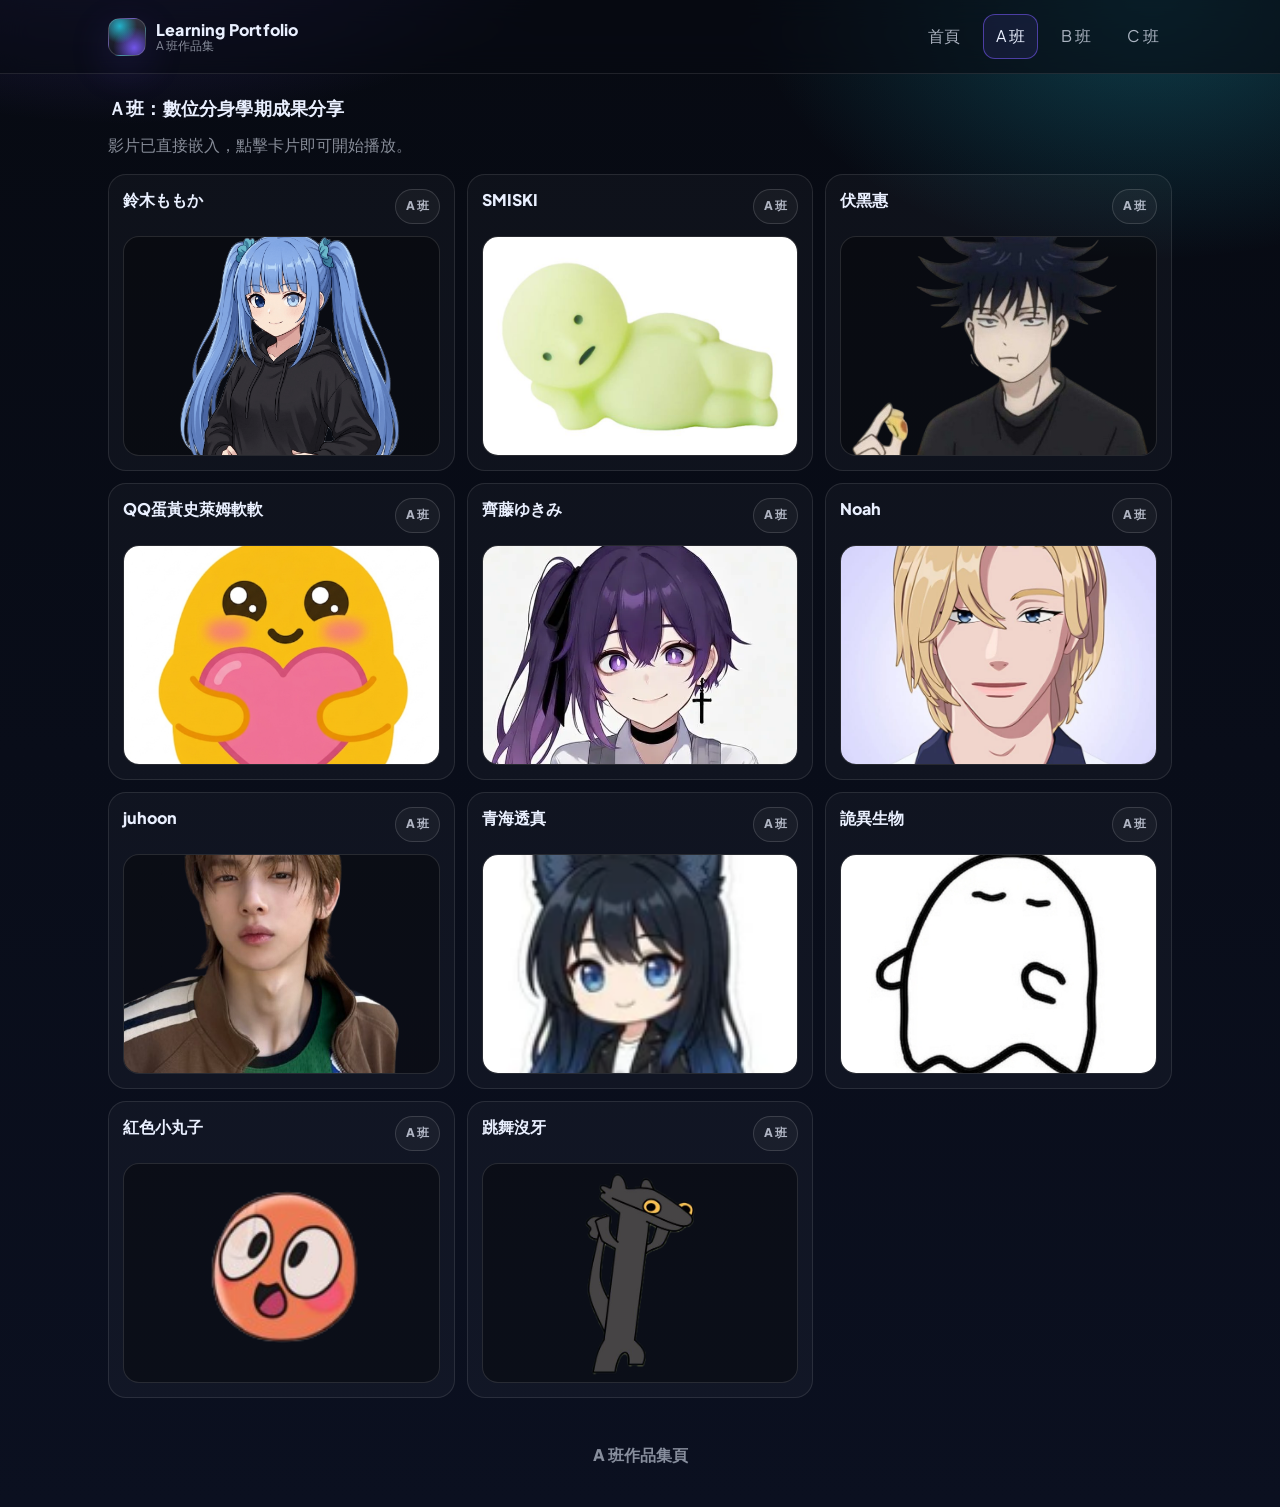
<file: a.html>
<!doctype html>
<html lang="zh-Hant">
  <head>
    <meta charset="utf-8" />
    <meta name="viewport" content="width=device-width, initial-scale=1" />
    <meta name="description" content="A 班 學習成果展示" />
    <title>A 班 | 足跡、安全、社群與分身</title>
    <link rel="preconnect" href="https://fonts.googleapis.com">
    <link rel="preconnect" href="https://fonts.gstatic.com" crossorigin>
    <link href="https://fonts.googleapis.com/css2?family=Plus+Jakarta+Sans:wght@400;700;900&display=swap" rel="stylesheet">
    <link rel="stylesheet" href="styles.css" />
    <script defer src="js/common.js"></script>
    <script defer src="js/class-page.js"></script>
    <!-- Google tag (gtag.js) -->
    <script async src="https://www.googletagmanager.com/gtag/js?id=G-D8J93GYHVG"></script>
    <script>
      window.dataLayer = window.dataLayer || [];
      function gtag(){dataLayer.push(arguments);}
      gtag('js', new Date());

      gtag('config', 'G-D8J93GYHVG');
    </script>
  </head>
  <body data-class="A">
    <a class="skip-link" href="#main">跳到主要內容</a>

    <header class="topbar">
      <div class="topbar__inner">
        <a class="brand" href="index.html" aria-label="回首頁">
          <span class="brand__mark" aria-hidden="true"></span>
          <span class="brand__text">
            <span class="brand__title">Learning Portfolio</span>
            <span class="brand__sub">A 班作品集</span>
          </span>
        </a>
        <nav class="nav" aria-label="分頁導覽">
          <a class="nav__link" data-nav="home" href="index.html">首頁</a>
          <a class="nav__link nav__link--active" data-nav="a" href="a.html">A 班</a>
          <a class="nav__link" data-nav="b" href="b.html">B 班</a>
          <a class="nav__link" data-nav="c" href="c.html">C 班</a>
        </nav>
      </div>
    </header>

    <main id="main" class="container">
      <section class="section">
        <h2 class="section__title">Ａ班：數位分身學期成果分享</h2>
        <p class="section__sub">影片已直接嵌入，點擊卡片即可開始播放。</p>

        <div class="studentGrid" id="studentGrid" aria-label="學生作品列表"></div>
      </section>

      <footer class="footer">A 班作品集頁</footer>
    </main>

    <div class="modal" id="videoModal" aria-hidden="true" role="dialog" aria-modal="true" aria-labelledby="videoModalTitle">
      <div class="modal__panel">
        <div class="modal__header">
          <h2 class="modal__title" id="videoModalTitle">影片</h2>
          <button class="modal__close" id="videoModalClose" type="button" aria-label="關閉視窗">×</button>
        </div>
        <div class="modal__body">
          <div class="videoWrap" id="videoWrap" hidden aria-label="影片播放器">
            <video id="videoElement" controls playsinline></video>
          </div>
          <div class="iframeWrap" id="iframeWrap" aria-label="Notion 影片嵌入區">
            <iframe id="videoFrame" src="" loading="lazy" allowfullscreen></iframe>
          </div>
        </div>
      </div>
    </div>
  </body>
</html>
</file>
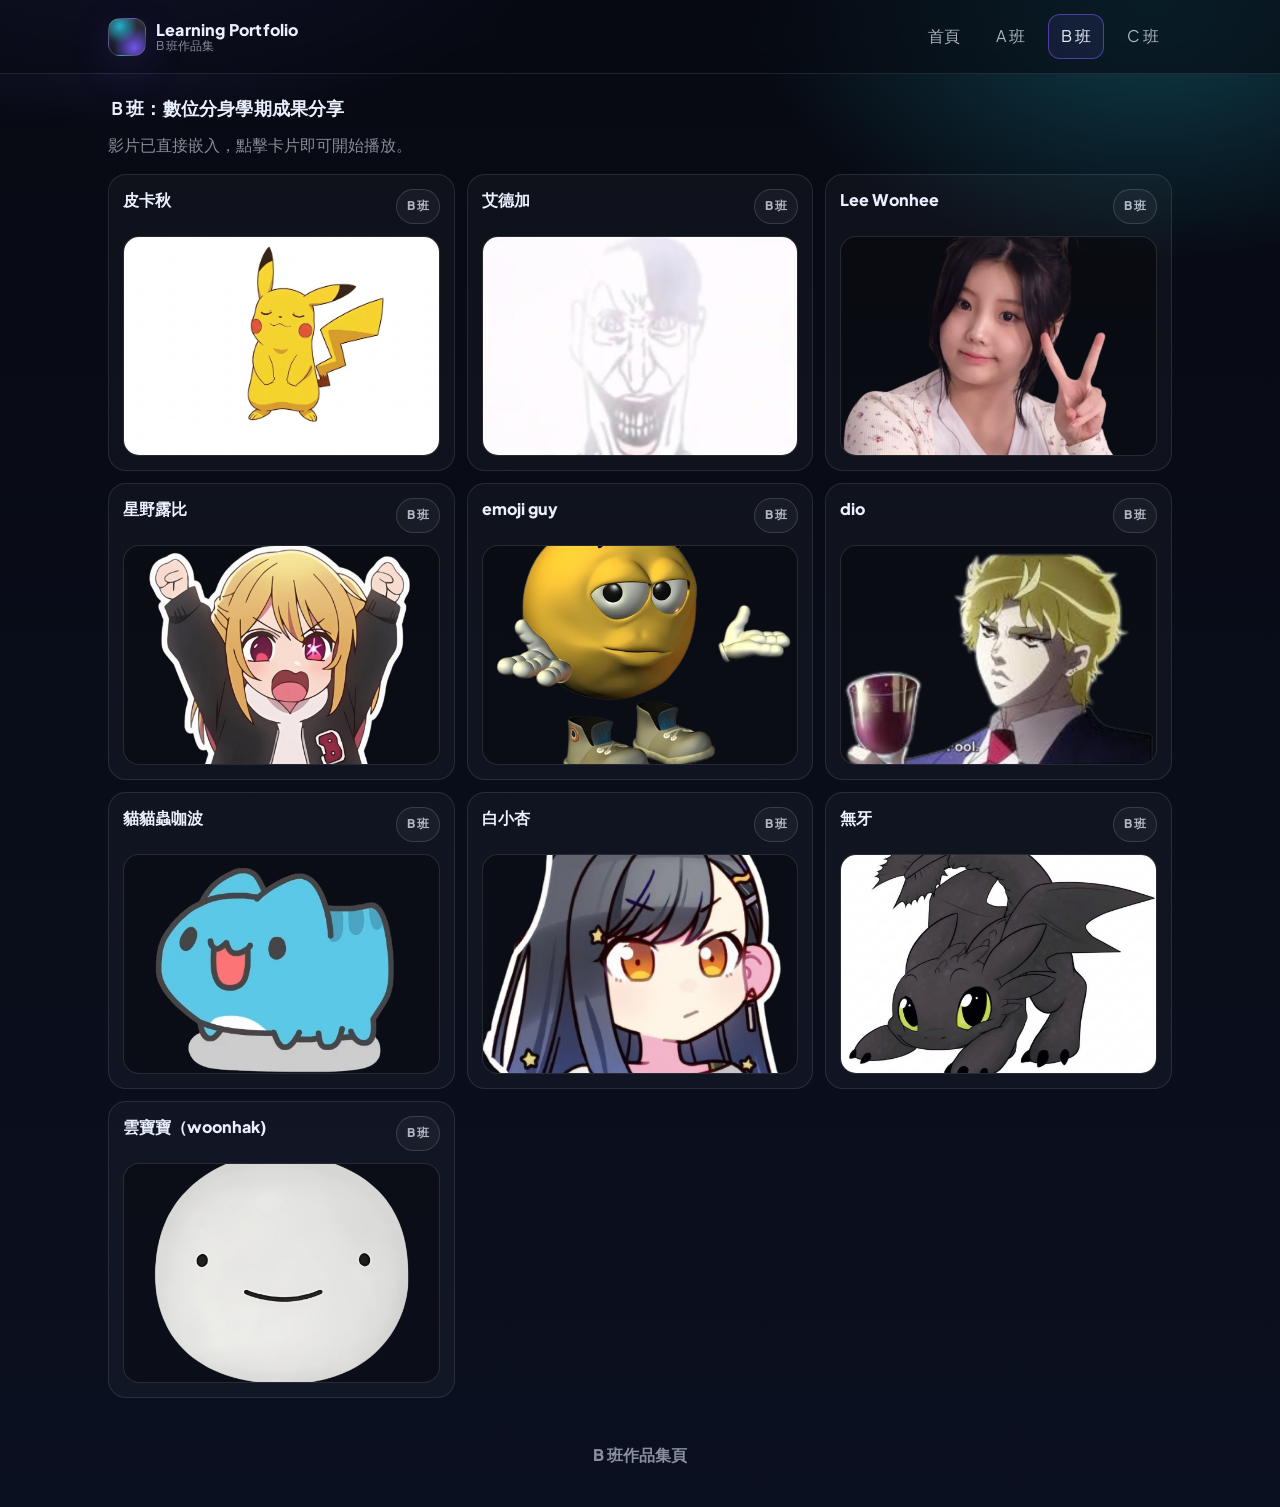
<file: b.html>
<!doctype html>
<html lang="zh-Hant">
  <head>
    <meta charset="utf-8" />
    <meta name="viewport" content="width=device-width, initial-scale=1" />
    <meta name="description" content="B 班 學習成果展示" />
    <title>B 班 | 足跡、安全、社群與分身</title>
    <link rel="preconnect" href="https://fonts.googleapis.com">
    <link rel="preconnect" href="https://fonts.gstatic.com" crossorigin>
    <link href="https://fonts.googleapis.com/css2?family=Plus+Jakarta+Sans:wght@400;700;900&display=swap" rel="stylesheet">
    <link rel="stylesheet" href="styles.css" />
    <script defer src="js/common.js"></script>
    <script defer src="js/class-page.js"></script>
    <!-- Google tag (gtag.js) -->
    <script async src="https://www.googletagmanager.com/gtag/js?id=G-D8J93GYHVG"></script>
    <script>
      window.dataLayer = window.dataLayer || [];
      function gtag(){dataLayer.push(arguments);}
      gtag('js', new Date());

      gtag('config', 'G-D8J93GYHVG');
    </script>
  </head>
  <body data-class="B">
    <a class="skip-link" href="#main">跳到主要內容</a>

    <header class="topbar">
      <div class="topbar__inner">
        <a class="brand" href="index.html" aria-label="回首頁">
          <span class="brand__mark" aria-hidden="true"></span>
          <span class="brand__text">
            <span class="brand__title">Learning Portfolio</span>
            <span class="brand__sub">B 班作品集</span>
          </span>
        </a>
        <nav class="nav" aria-label="分頁導覽">
          <a class="nav__link" data-nav="home" href="index.html">首頁</a>
          <a class="nav__link" data-nav="a" href="a.html">A 班</a>
          <a class="nav__link nav__link--active" data-nav="b" href="b.html">B 班</a>
          <a class="nav__link" data-nav="c" href="c.html">C 班</a>
        </nav>
      </div>
    </header>

    <main id="main" class="container">
      <section class="section">
        <h2 class="section__title">Ｂ班：數位分身學期成果分享</h2>
        <p class="section__sub">影片已直接嵌入，點擊卡片即可開始播放。</p>

        <div class="studentGrid" id="studentGrid" aria-label="學生作品列表"></div>
      </section>

      <footer class="footer">B 班作品集頁</footer>
    </main>

    <div class="modal" id="videoModal" aria-hidden="true" role="dialog" aria-modal="true" aria-labelledby="videoModalTitle">
      <div class="modal__panel">
        <div class="modal__header">
          <h2 class="modal__title" id="videoModalTitle">影片</h2>
          <button class="modal__close" id="videoModalClose" type="button" aria-label="關閉視窗">×</button>
        </div>
        <div class="modal__body">
          <div class="videoWrap" id="videoWrap" hidden aria-label="影片播放器">
            <video id="videoElement" controls playsinline></video>
          </div>
          <div class="iframeWrap" id="iframeWrap" aria-label="Notion 影片嵌入區">
            <iframe id="videoFrame" src="" loading="lazy" allowfullscreen></iframe>
          </div>
        </div>
      </div>
    </div>
  </body>
</html>
</file>
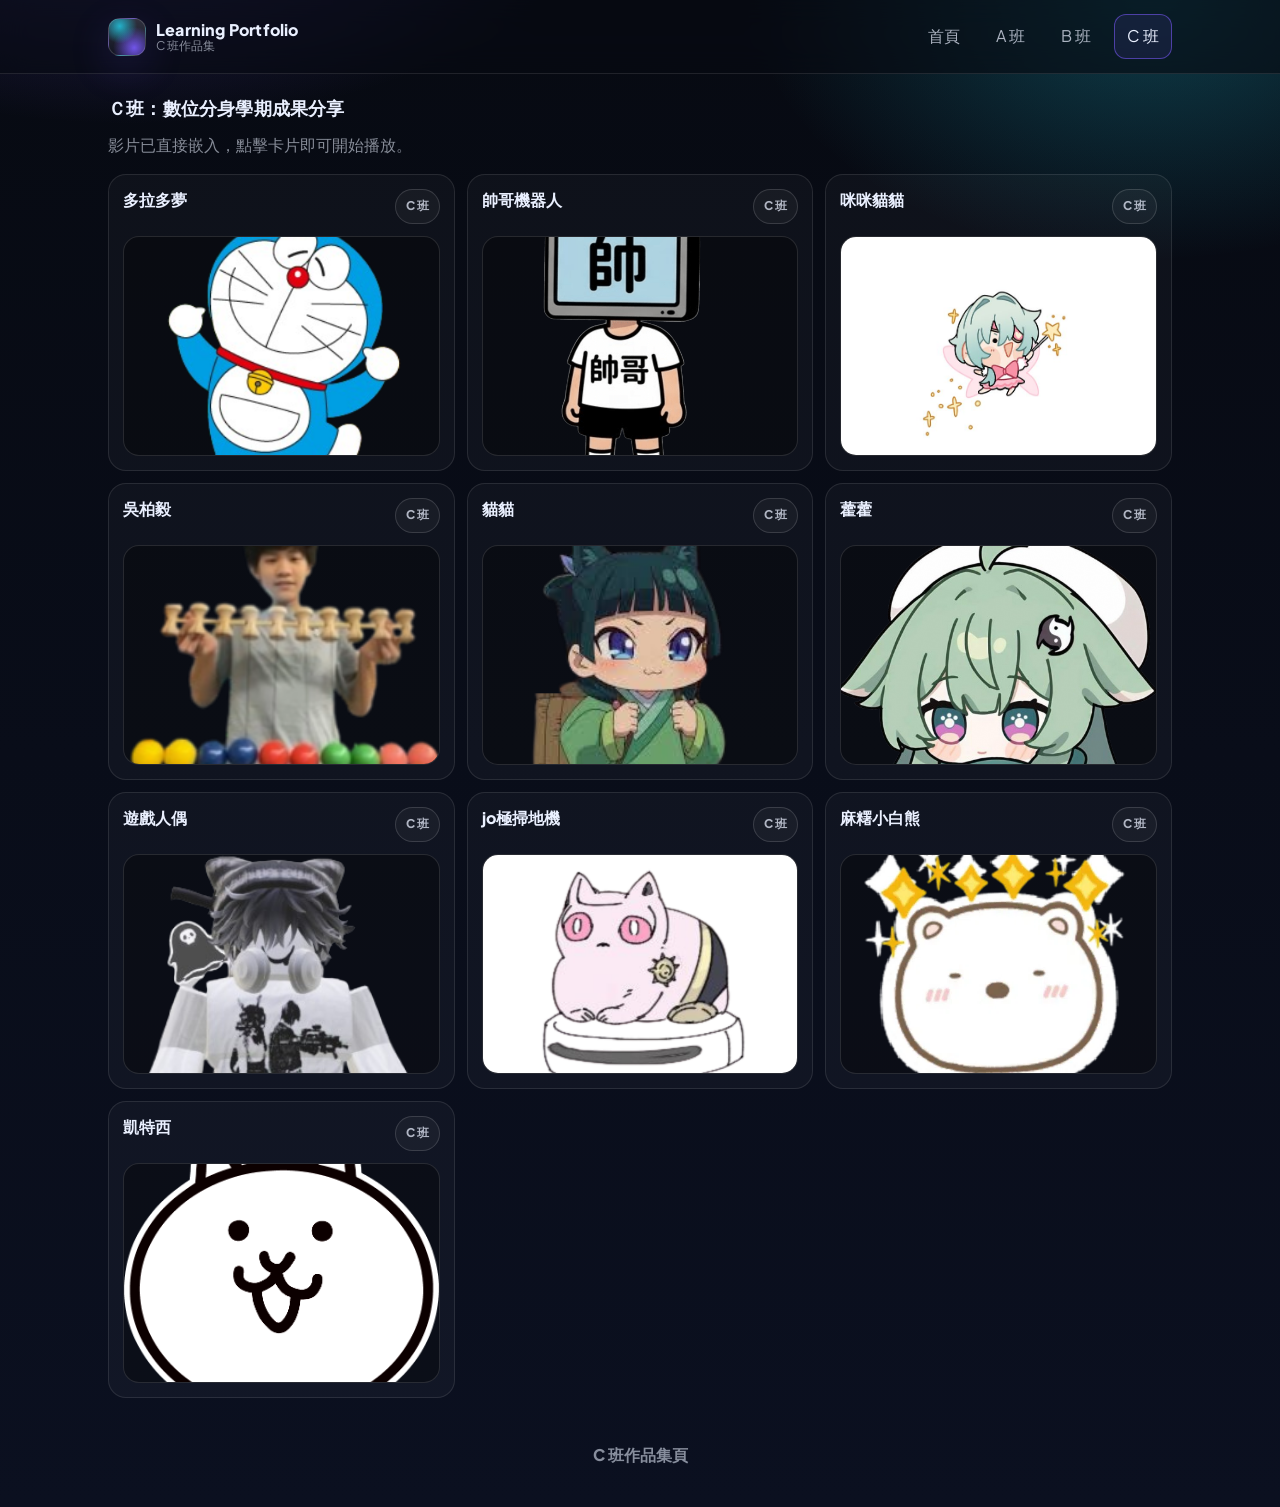
<file: c.html>
<!doctype html>
<html lang="zh-Hant">
  <head>
    <meta charset="utf-8" />
    <meta name="viewport" content="width=device-width, initial-scale=1" />
    <meta name="description" content="C 班 學習成果展示" />
    <title>C 班 | 足跡、安全、社群與分身</title>
    <link rel="preconnect" href="https://fonts.googleapis.com">
    <link rel="preconnect" href="https://fonts.gstatic.com" crossorigin>
    <link href="https://fonts.googleapis.com/css2?family=Plus+Jakarta+Sans:wght@400;700;900&display=swap" rel="stylesheet">
    <link rel="stylesheet" href="styles.css" />
    <script defer src="js/common.js"></script>
    <script defer src="js/class-page.js"></script>
    <!-- Google tag (gtag.js) -->
    <script async src="https://www.googletagmanager.com/gtag/js?id=G-D8J93GYHVG"></script>
    <script>
      window.dataLayer = window.dataLayer || [];
      function gtag(){dataLayer.push(arguments);}
      gtag('js', new Date());

      gtag('config', 'G-D8J93GYHVG');
    </script>
  </head>
  <body data-class="C">
    <a class="skip-link" href="#main">跳到主要內容</a>

    <header class="topbar">
      <div class="topbar__inner">
        <a class="brand" href="index.html" aria-label="回首頁">
          <span class="brand__mark" aria-hidden="true"></span>
          <span class="brand__text">
            <span class="brand__title">Learning Portfolio</span>
            <span class="brand__sub">C 班作品集</span>
          </span>
        </a>
        <nav class="nav" aria-label="分頁導覽">
          <a class="nav__link" data-nav="home" href="index.html">首頁</a>
          <a class="nav__link" data-nav="a" href="a.html">A 班</a>
          <a class="nav__link" data-nav="b" href="b.html">B 班</a>
          <a class="nav__link nav__link--active" data-nav="c" href="c.html">C 班</a>
        </nav>
      </div>
    </header>

    <main id="main" class="container">
      <section class="section">
        <h2 class="section__title">Ｃ班：數位分身學期成果分享</h2>
        <p class="section__sub">影片已直接嵌入，點擊卡片即可開始播放。</p>

        <div class="studentGrid" id="studentGrid" aria-label="學生作品列表"></div>
      </section>

      <footer class="footer">C 班作品集頁</footer>
    </main>

    <div class="modal" id="videoModal" aria-hidden="true" role="dialog" aria-modal="true" aria-labelledby="videoModalTitle">
      <div class="modal__panel">
        <div class="modal__header">
          <h2 class="modal__title" id="videoModalTitle">影片</h2>
          <button class="modal__close" id="videoModalClose" type="button" aria-label="關閉視窗">×</button>
        </div>
        <div class="modal__body">
          <div class="videoWrap" id="videoWrap" hidden aria-label="影片播放器">
            <video id="videoElement" controls playsinline></video>
          </div>
          <div class="iframeWrap" id="iframeWrap" aria-label="Notion 影片嵌入區">
            <iframe id="videoFrame" src="" loading="lazy" allowfullscreen></iframe>
          </div>
        </div>
      </div>
    </div>
  </body>
</html>
</file>
<file: styles.css>
:root{
  --bg0:#070A12;
  --bg1:#0B1020;
  --card:#0F1630cc;
  --card2:#0F1630;
  --stroke:rgba(255,255,255,.10);
  --stroke2:rgba(255,255,255,.16);
  --text:#EAF0FF;
  --muted:rgba(234,240,255,.72);
  --muted2:rgba(234,240,255,.56);
  --accent:#7C5CFF;
  --accent2:#22D3EE;
  --accent3:#F59E0B;
  --good:#22C55E;
  --bad:#EF4444;

  --radius-lg:20px;
  --radius-md:14px;
  --radius-sm:12px;

  --shadow: 0 18px 60px rgba(0,0,0,.45);
  --shadow2: 0 10px 30px rgba(0,0,0,.35);

  --container: 1100px;

  --font: "Plus Jakarta Sans", system-ui, -apple-system, Segoe UI, Roboto, Helvetica, Arial, sans-serif;

  --ring: 0 0 0 4px rgba(124,92,255,.22);
}

*{box-sizing:border-box}
html{scroll-behavior:smooth}
body{
  margin:0;
  font-family:var(--font);
  color:var(--text);
  background:
    radial-gradient(900px 500px at 10% -10%, rgba(124,92,255,.35), transparent 55%),
    radial-gradient(800px 520px at 90% 0%, rgba(34,211,238,.26), transparent 50%),
    radial-gradient(900px 540px at 50% 120%, rgba(245,158,11,.14), transparent 55%),
    linear-gradient(180deg, var(--bg0) 0%, var(--bg1) 100%);
  overflow-x:hidden;
}

img{max-width:100%; display:block}
a{color:inherit}

.skip-link{
  position:absolute;
  top:-48px;
  left:16px;
  padding:10px 12px;
  background:rgba(124,92,255,.95);
  color:#fff;
  border-radius:12px;
  text-decoration:none;
  z-index:9999;
}
.skip-link:focus{top:16px; outline:none}

.topbar{
  position:sticky;
  top:0;
  z-index:50;
  backdrop-filter: blur(14px);
  background: rgba(7,10,18,.62);
  border-bottom:1px solid var(--stroke);
}
.topbar__inner{
  max-width:var(--container);
  margin:0 auto;
  padding:14px 18px;
  display:flex;
  align-items:center;
  justify-content:space-between;
  gap:14px;
}
.brand{
  display:flex;
  align-items:center;
  gap:10px;
  text-decoration:none;
}
.brand__mark{
  width:38px;
  height:38px;
  border-radius:12px;
  background:
    radial-gradient(circle at 30% 20%, rgba(34,211,238,.8), transparent 45%),
    radial-gradient(circle at 70% 80%, rgba(124,92,255,.9), transparent 55%),
    linear-gradient(180deg, rgba(255,255,255,.15), rgba(255,255,255,.04));
  border:1px solid var(--stroke2);
  box-shadow: 0 12px 40px rgba(124,92,255,.18);
}
.brand__text{
  display:flex;
  flex-direction:column;
  line-height:1.1;
}
.brand__title{
  font-weight:800;
  letter-spacing:.2px;
}
.brand__sub{
  font-size:12px;
  color:var(--muted2);
}

.nav{
  display:flex;
  align-items:center;
  gap:10px;
  flex-wrap:wrap;
  justify-content:flex-end;
}
.nav__link{
  text-decoration:none;
  padding:10px 12px;
  border-radius:12px;
  border:1px solid transparent;
  color:var(--muted);
  transition: .15s ease;
}
.nav__link:hover{border-color:rgba(124,92,255,.35); color:var(--text); background:rgba(124,92,255,.07)}
.nav__link:focus{outline:none; box-shadow:var(--ring)}
.nav__link--active{border-color:rgba(124,92,255,.55); color:var(--text); background:rgba(124,92,255,.10)}

.container{
  max-width:var(--container);
  margin:0 auto;
  padding: 0 18px;
}

.hero{
  padding: 34px 0 18px;
}
.hero__grid{
  display:grid;
  grid-template-columns: 1fr;
  gap:16px;
  align-items:stretch;
}
.hero__card{
  background: linear-gradient(180deg, rgba(255,255,255,.08), rgba(255,255,255,.03));
  border:1px solid var(--stroke);
  border-radius: var(--radius-lg);
  box-shadow: var(--shadow2);
  overflow:hidden;
  position:relative;
  display:flex;
  flex-direction:column;
  min-height:0;
}
.hero__card::before{
  content:"";
  position:absolute;
  inset:-2px;
  background:
    radial-gradient(600px 240px at 0% 0%, rgba(124,92,255,.32), transparent 55%),
    radial-gradient(520px 260px at 100% 20%, rgba(34,211,238,.25), transparent 55%);
  pointer-events:none;
}
.hero__card > *{position:relative}

.hero__main{
  padding: 26px 20px 18px;
  flex:0 0 auto;
}
.hero__picture{
  flex:1 1 auto;
  min-height:220px;
  display:flex;
  margin-top:auto;
}
.hero__picture img{
  width:100%;
  height:100%;
  min-height:220px;
  object-fit:cover;
  object-position:center;
  display:block;
}
.hero__side{
  display:flex;
  flex-direction:column;
  min-height:0;
  gap:16px;
}
.hero__side > .panel{
  flex:0 0 auto;
}
.hero__picture2{
  flex:1 1 auto;
  min-height:180px;
  display:flex;
  overflow:hidden;
  border-radius: var(--radius-lg);
  border:1px solid var(--stroke);
  box-shadow: var(--shadow2);
  background: rgba(15,22,48,.64);
}
.hero__picture2 img{
  width:100%;
  height:100%;
  min-height:180px;
  object-fit:cover;
  object-position:center;
  display:block;
}
.hero__kicker{
  display:inline-flex;
  align-items:center;
  gap:10px;
  padding:8px 12px;
  border-radius:999px;
  background: rgba(124,92,255,.10);
  border:1px solid rgba(124,92,255,.25);
  color:var(--muted);
  font-weight:600;
  font-size:13px;
}
.dot{
  width:10px;height:10px;border-radius:999px;
  background: linear-gradient(180deg, var(--accent), var(--accent2));
  box-shadow: 0 0 0 4px rgba(124,92,255,.15);
}
.hero__title{
  margin:12px 0 10px;
  font-size: clamp(20px, 3.4vw, 32px);
  line-height:1.08;
  letter-spacing:-.5px;
}
.hero__desc{
  margin:0;
  max-width:65ch;
  color:var(--muted);
  font-size:16px;
  line-height:1.75;
}
.hero__ctaRow{
  padding: 0 20px 20px;
  display:flex;
  gap:10px;
  flex-wrap:wrap;
}

.btn{
  border:1px solid var(--stroke2);
  background: rgba(255,255,255,.04);
  color:var(--text);
  padding: 12px 14px;
  border-radius: 14px;
  text-decoration:none;
  display:inline-flex;
  align-items:center;
  justify-content:center;
  gap:10px;
  cursor:pointer;
  transition: .15s ease;
  font-weight:700;
}
.btn:hover{transform: translateY(-1px); border-color:rgba(124,92,255,.55); background: rgba(124,92,255,.10)}
.btn:focus{outline:none; box-shadow:var(--ring)}
.btn--primary{
  border-color: rgba(124,92,255,.55);
  background: linear-gradient(180deg, rgba(124,92,255,.35), rgba(124,92,255,.12));
}
.btn--ghost{background:transparent}
.btn__icon{
  width:18px;height:18px; display:inline-block;
}

.section{
  padding: 22px 0;
}
.section__title{
  font-size:18px;
  font-weight:900;
  letter-spacing:.2px;
  margin:0 0 10px;
}
.section__sub{
  margin:0 0 16px;
  color:var(--muted2);
  line-height:1.7;
}

.grid2{
  display:grid;
  grid-template-columns: 1fr;
  gap:16px;
}

.panel{
  background: rgba(15,22,48,.64);
  border:1px solid var(--stroke);
  border-radius: var(--radius-lg);
  box-shadow: var(--shadow2);
  padding: 18px;
}

.timeline{
  display:grid;
  grid-template-columns: 1fr;
  gap:10px;
  margin-top:8px;
}
.tlItem{
  display:grid;
  grid-template-columns: 110px 1fr;
  gap:12px;
  align-items:start;
  padding: 12px 12px;
  border-radius: 14px;
  border:1px solid rgba(255,255,255,.06);
  background: rgba(255,255,255,.03);
}
.tlBadge{
  font-weight:900;
  letter-spacing:.3px;
  color: rgba(234,240,255,.92);
}
.tlBadge__bar{
  width:14px;height:14px;border-radius:6px;
  background: linear-gradient(180deg, var(--accent2), var(--accent));
  display:inline-block;
  margin-right:8px;
  transform: translateY(2px);
}
.tlText{
  color:var(--muted);
  line-height:1.6;
}

.moduleGrid{
  display:grid;
  grid-template-columns: 1fr;
  gap:16px;
}

.moduleHeader{
  display:flex;
  align-items:flex-start;
  justify-content:space-between;
  gap:12px;
  margin-bottom:10px;
}
.moduleTitle{
  font-size:16px;
  margin:0;
  font-weight:900;
}
.moduleTag{
  display:inline-flex;
  align-items:center;
  gap:8px;
  padding:8px 10px;
  border-radius:999px;
  border:1px solid rgba(255,255,255,.12);
  background: rgba(255,255,255,.04);
  color:var(--muted);
  font-weight:800;
  font-size:12px;
  white-space:nowrap;
}
.moduleBody{
  color:var(--muted);
  line-height:1.7;
}

.orihimeGallery{
  margin-top:14px;
  display:grid;
  grid-template-columns: 1fr;
  gap:12px;
}
.orihimeGallery img{
  border-radius:16px;
  border:1px solid rgba(255,255,255,.10);
}

/* Quiz */
.quizList{
  display:grid;
  grid-template-columns: 1fr;
  gap:12px;
  margin-top:12px;
}
.quizModuleNote{
  margin-top:16px;
  padding:16px 18px;
  border-radius:16px;
  border:1px dashed rgba(255,255,255,.16);
  background: rgba(255,255,255,.04);
  color:var(--muted);
  font-size:15px;
  line-height:1.75;
}
.quizModuleNote p{
  margin:0;
}
.quizCard{
  padding: 14px;
  border-radius: 16px;
  border: 1px solid rgba(255,255,255,.10);
  background: rgba(255,255,255,.03);
}
.quizTop{
  display:flex;
  align-items:center;
  justify-content:space-between;
  gap:12px;
  margin-bottom:12px;
}
.quizLabel{
  font-weight:900;
  letter-spacing:.2px;
}
.quizHint{
  color:var(--muted2);
  font-size:12px;
  font-weight:700;
}
.choiceGrid{
  display:grid;
  grid-template-columns: 1fr 1fr;
  gap:10px;
}
.choice{
  border-radius: 14px;
  border:1px solid rgba(255,255,255,.12);
  background: rgba(255,255,255,.02);
  overflow:hidden;
}
.choice__img{
  height: 150px;
  background:
    radial-gradient(circle at 25% 20%, rgba(124,92,255,.35), transparent 55%),
    radial-gradient(circle at 80% 75%, rgba(34,211,238,.28), transparent 55%),
    linear-gradient(180deg, rgba(255,255,255,.05), rgba(255,255,255,.01));
  display:flex;
  align-items:center;
  justify-content:center;
  color:rgba(234,240,255,.74);
  font-weight:900;
  letter-spacing:.2px;
  position:relative;
}
.choice__img--real{border-bottom:1px solid rgba(124,92,255,.18)}
.choice__img--fake{border-bottom:1px solid rgba(245,158,11,.18)}
.choice__btnRow{
  padding: 10px;
  display:flex;
}
.choice__btn{
  width:100%;
  border-radius: 12px;
  border:1px solid rgba(255,255,255,.14);
  background: rgba(255,255,255,.04);
  color:var(--text);
  font-weight:900;
  padding: 10px 12px;
  cursor:pointer;
  transition:.15s ease;
}
.choice__btn:hover{transform: translateY(-1px); border-color:rgba(124,92,255,.55); background: rgba(124,92,255,.10)}
.choice__btn:focus{outline:none; box-shadow:var(--ring)}
.choice[data-selected="left"]{border-color:rgba(124,92,255,.55)}
.choice[data-selected="right"]{border-color:rgba(245,158,11,.55)}
.quizResult{
  margin-top:10px;
  padding:10px 12px;
  border-radius: 12px;
  border:1px dashed rgba(255,255,255,.18);
  color:var(--muted2);
  font-weight:800;
  min-height: 42px;
  display:flex;
  align-items:center;
}

/* Orihime */
.tabs{
  display:flex;
  gap:10px;
  flex-wrap:wrap;
  margin-top:10px;
}
.tabBtn{
  border-radius: 999px;
  border:1px solid rgba(255,255,255,.14);
  background: rgba(255,255,255,.04);
  color:var(--muted);
  padding: 10px 12px;
  cursor:pointer;
  font-weight:900;
  transition:.15s ease;
}
.tabBtn:hover{border-color:rgba(124,92,255,.55); color:var(--text); background: rgba(124,92,255,.10)}
.tabBtn[aria-selected="true"]{border-color:rgba(124,92,255,.65); color:var(--text); background: rgba(124,92,255,.12)}
.tabBtn:focus{outline:none; box-shadow:var(--ring)}
.tabPanel{
  margin-top:12px;
  padding: 14px;
  border-radius: 16px;
  border:1px solid rgba(255,255,255,.10);
  background: rgba(255,255,255,.03);
  color:var(--muted);
  line-height:1.7;
}

/* Students */
.studentGrid{
  display:grid;
  grid-template-columns: 1fr;
  gap:12px;
}
.studentCard{
  padding: 14px;
  border-radius: 18px;
  border:1px solid rgba(255,255,255,.10);
  background: rgba(255,255,255,.03);
  box-shadow: none;
  transition:.15s ease;
}
.studentCard:hover{transform: translateY(-1px); border-color:rgba(124,92,255,.45); background: rgba(124,92,255,.06)}
.studentTop{
  display:flex;
  align-items:flex-start;
  justify-content:space-between;
  gap:12px;
}
.studentName{
  font-weight:1000;
  margin:0;
  font-size:16px;
}
.studentAvatar{
  margin:6px 0 0;
  color:var(--muted2);
  line-height:1.5;
  font-weight:800;
}
.pill{
  display:inline-flex;
  align-items:center;
  padding:8px 10px;
  border-radius:999px;
  border:1px solid rgba(255,255,255,.14);
  background: rgba(255,255,255,.04);
  color:var(--muted);
  font-weight:900;
  font-size:12px;
  white-space:nowrap;
}
.studentActions{
  margin-top:12px;
  display:flex;
  gap:10px;
  flex-wrap:wrap;
}
.linkBtn{
  flex:1;
  min-width: 160px;
}

/* Inline video on class pages */
.studentCard[role="button"]{cursor:pointer}
.studentVideoWrap{
  margin-top:12px;
  border-radius: 16px;
  border:1px solid rgba(255,255,255,.12);
  overflow:hidden;
  background: rgba(0,0,0,.35);
  height: 220px;
}
.studentThumbLink{
  width:100%;
  height:100%;
  display:block;
}
.studentThumb{
  width:100%;
  height:100%;
  object-fit:cover;
  object-position:center;
  display:block;
}
/* Per-student portrait framing adjustments */
.studentThumb[data-student-id="b2"]{object-position:50% 12%} /* 艾德加：再往上 */
.studentThumb[data-student-id="c6"]{object-position:50% 54%} /* 藿藿：往下，露出全臉 */
.studentThumb[data-student-id="c7"]{object-position:50% 8%} /* 遊戲人偶：再往上 */
.studentNoVideo{
  width:100%;
  height:100%;
  display:flex;
  align-items:center;
  justify-content:center;
  padding: 14px;
  color: var(--muted2);
  font-weight:900;
  line-height:1.6;
  text-align:center;
}

/* Modal */
.modal{
  position:fixed;
  inset:0;
  display:none;
  align-items:center;
  justify-content:center;
  padding: 16px;
  background: rgba(0,0,0,.62);
  z-index:200;
}
.modal[aria-hidden="false"]{display:flex}
.modal__panel{
  width:min(980px, 100%);
  max-height: 90vh;
  overflow:hidden;
  border-radius: 22px;
  border:1px solid rgba(255,255,255,.16);
  background: rgba(15,22,48,.92);
  box-shadow: var(--shadow);
  display:flex;
  flex-direction:column;
}
.modal__header{
  display:flex;
  align-items:center;
  justify-content:space-between;
  gap:12px;
  padding: 14px 16px;
  border-bottom: 1px solid rgba(255,255,255,.10);
}
.modal__title{
  font-weight:1000;
  margin:0;
  font-size:16px;
}
.modal__close{
  width:42px; height:42px;
  border-radius: 14px;
  border:1px solid rgba(255,255,255,.14);
  background: rgba(255,255,255,.04);
  color:var(--text);
  cursor:pointer;
  transition:.15s ease;
  font-size: 18px;
  line-height: 1;
}
.modal__close:hover{border-color:rgba(124,92,255,.55); background: rgba(124,92,255,.10)}
.modal__close:focus{outline:none; box-shadow:var(--ring)}
.modal__body{
  padding: 14px 16px 16px;
  overflow:auto;
}
.iframeWrap{
  border-radius: 18px;
  border:1px solid rgba(255,255,255,.12);
  overflow:hidden;
  background: rgba(0,0,0,.35);
  height: 60vh;
  min-height: 360px;
}
.videoWrap{
  border-radius: 18px;
  border:1px solid rgba(255,255,255,.12);
  overflow:hidden;
  background: rgba(0,0,0,.35);
  height: 60vh;
  min-height: 360px;
}
.videoWrap video{
  width:100%;
  height:100%;
  background:#000;
  object-fit:contain;
}
iframe{
  width:100%;
  height:100%;
  border:0;
  background:#000;
}
.modal__note{
  margin-top: 12px;
  color: var(--muted2);
  font-weight: 800;
  display:flex;
  gap:10px;
  align-items:center;
  flex-wrap:wrap;
}
.modal__note a{
  display:inline-flex;
  align-items:center;
  gap:8px;
  text-decoration:none;
  font-weight:1000;
  padding:10px 12px;
  border-radius: 14px;
  border:1px solid rgba(124,92,255,.55);
  background: rgba(124,92,255,.12);
}
.modal__note a:hover{transform: translateY(-1px)}

.footer{
  padding: 24px 0 40px;
  color: var(--muted2);
  font-weight:800;
  text-align:center;
}

@media (min-width: 840px){
  .hero__grid{grid-template-columns: 1.2fr .8fr}
  .grid2{grid-template-columns: 1fr 1fr}
  .moduleGrid{grid-template-columns: 1fr 1fr}
  .timeline{grid-template-columns: 1fr}
  .studentGrid{grid-template-columns: repeat(2, minmax(0, 1fr))}
  .orihimeGallery{grid-template-columns: 1fr}
}
@media (min-width: 1040px){
  .studentGrid{grid-template-columns: repeat(3, minmax(0, 1fr))}
}

@media (prefers-reduced-motion: reduce){
  *{transition:none !important; scroll-behavior:auto !important}
  .btn:hover, .studentCard:hover{transform:none !important}
}
</file>
